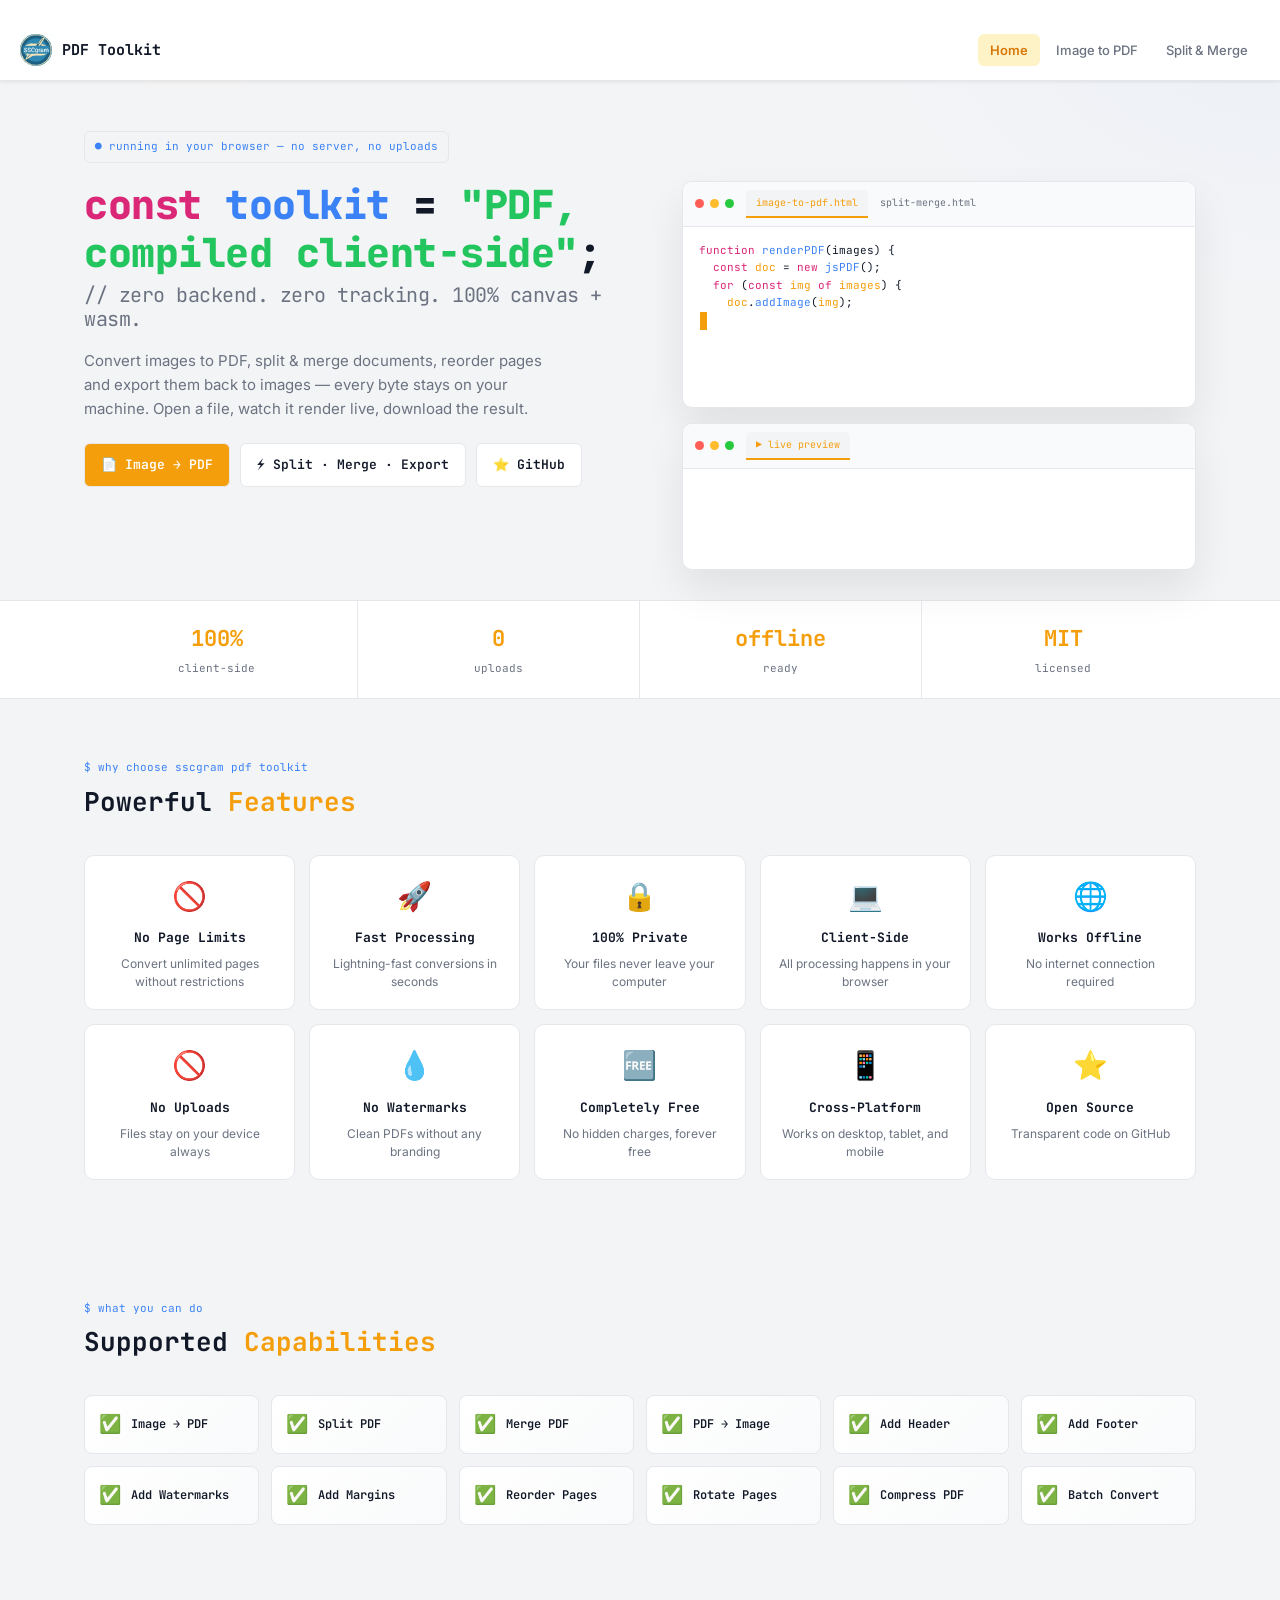
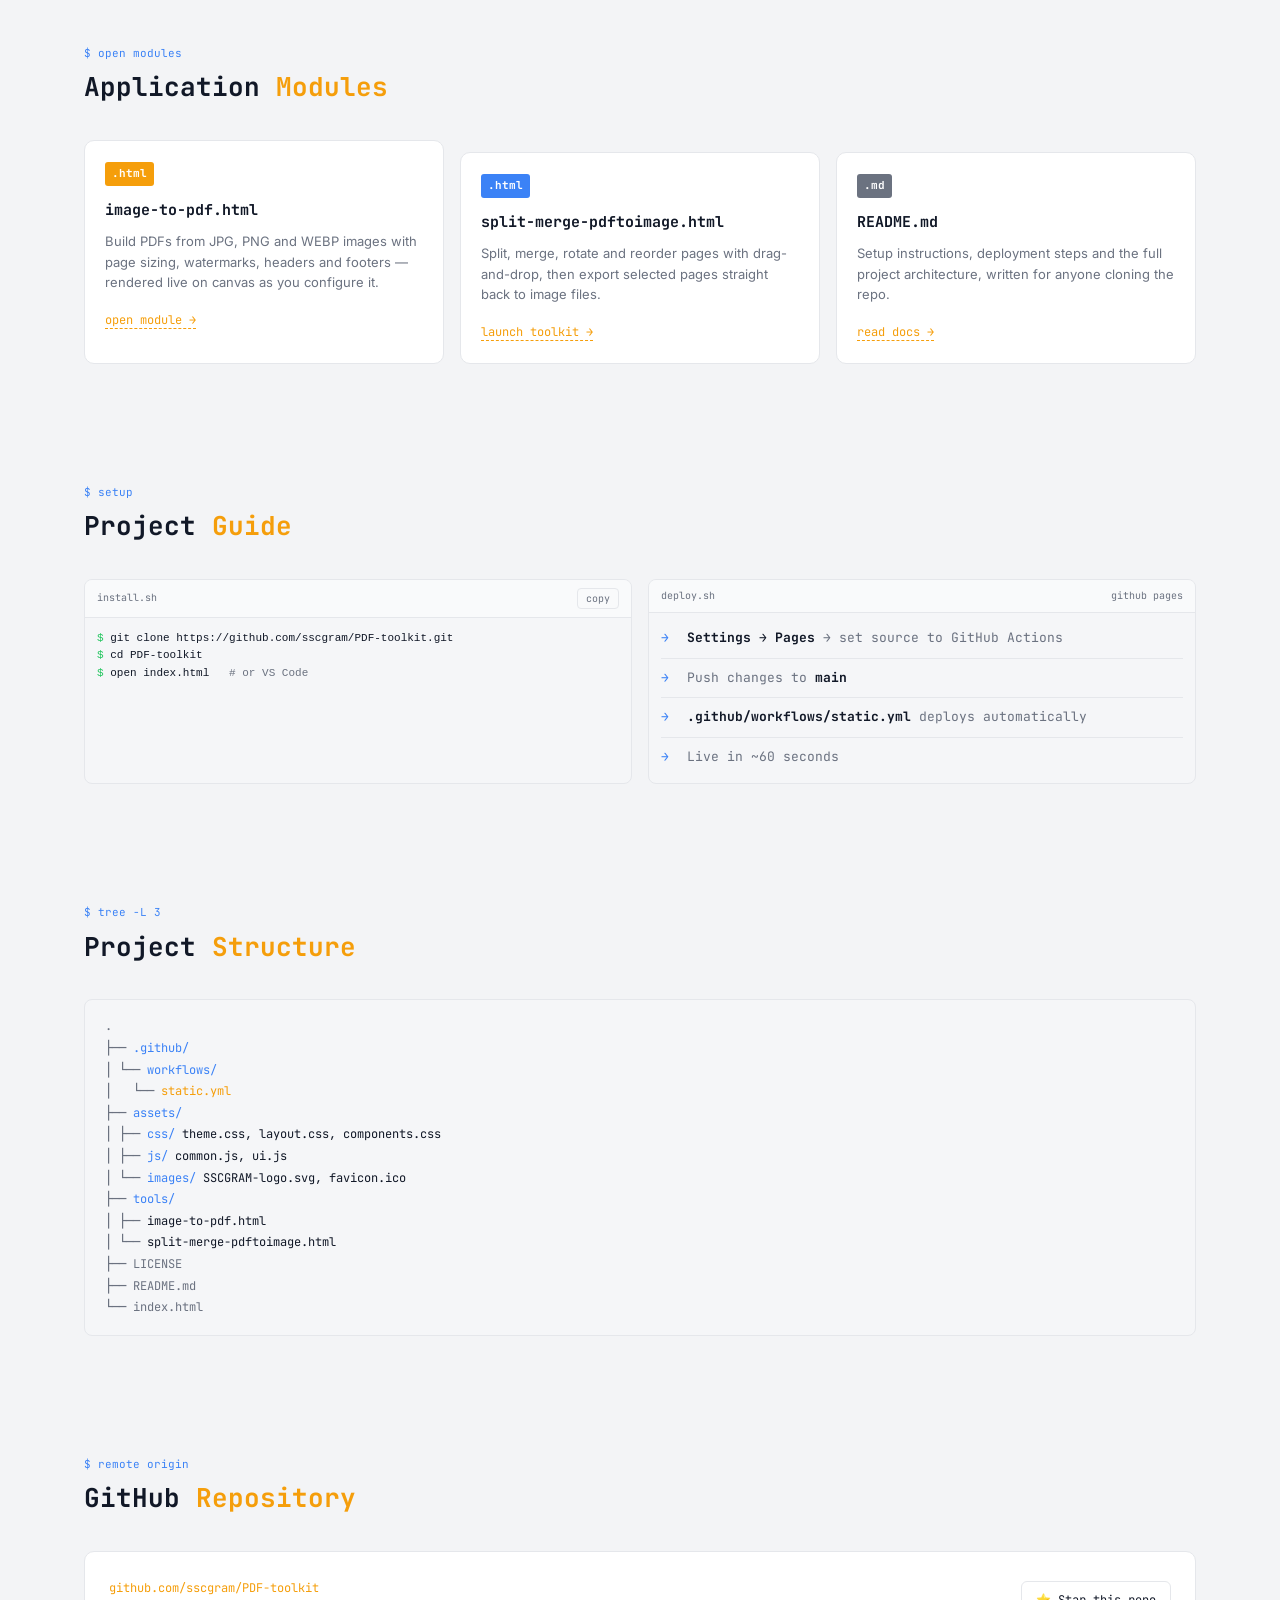
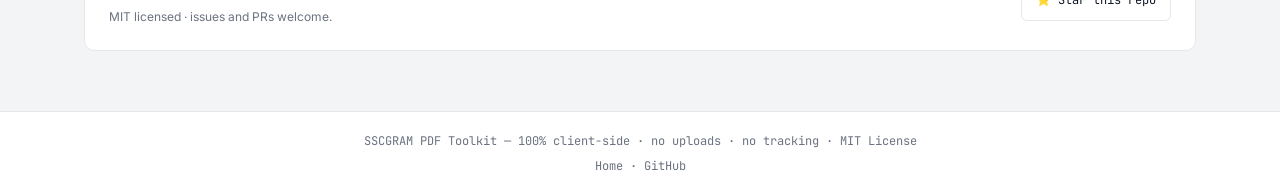
<file: index.html>
<!DOCTYPE html>
<html lang="en">
<head>
<meta charset="UTF-8">
<meta name="viewport" content="width=device-width,initial-scale=1.0">
<meta name="description" content="SSCGRAM PDF Toolkit - Free online PDF converter & editor. Convert images to PDF, split, merge, watermark, add headers/footers. 100% client-side, no uploads, completely private.">
<meta name="keywords" content="PDF toolkit, image to PDF, PDF splitter, PDF merger, watermark PDF, PDF header footer, online PDF editor, free PDF tools, PDF converter">
<meta name="author" content="SSCGRAM">
<meta name="theme-color" content="#F59E0B">
<meta property="og:title" content="SSCGRAM PDF Toolkit - Free Online PDF Tools">
<meta property="og:description" content="Convert images to PDF, split & merge documents, add watermarks, headers & footers. 100% client-side, no tracking, completely free.">
<meta property="og:type" content="website">
<meta property="og:image" content="https://raw.githubusercontent.com/sscgram/PDF-toolkit/main/assets/images/SSCGRAM-LOGO.png">
<meta name="twitter:card" content="summary_large_image">
<meta name="twitter:title" content="SSCGRAM PDF Toolkit">
<meta name="twitter:description" content="Free online PDF tools - Convert, Split, Merge, Watermark PDFs instantly">
<title>SSCGRAM PDF Toolkit - Free Online PDF Converter & Editor | Split, Merge, Watermark</title>
<link rel="icon" type="image/x-icon" href="assets/images/favicon.ico">
<link rel="icon" type="image/png" sizes="32x32" href="assets/images/favicon-32x32.png">
<link rel="icon" type="image/png" sizes="16x16" href="assets/images/favicon-16x16.png">
<link rel="apple-touch-icon" href="assets/images/apple-touch-icon.png">
<link rel="stylesheet" href="assets/css/theme.css">
<link rel="stylesheet" href="assets/css/layout.css">
<link rel="stylesheet" href="assets/css/components.css">
<style>
/* Extra token used only on this page (code-syntax highlight color) — everything
   else (bg/surface/border/text/text-muted/accent/info/success/font-*) comes
   from assets/css/theme.css, the single source of truth for the toolkit. */
:root{
  --pink:#db2777;
}
@media (prefers-reduced-motion: reduce){
  *{animation:none !important;transition:none !important}
}
body{
  background:
    radial-gradient(ellipse 900px 500px at 15% -5%, rgba(245,158,11,.05), transparent 60%),
    radial-gradient(ellipse 700px 500px at 100% 0%, rgba(59,130,246,.04), transparent 60%),
    var(--bg);
}
.container{max-width:1160px;margin:auto;padding:0 24px}

/* ---------- HERO ---------- */
header{padding:50px 0 30px}
.eyebrow{
  font-family:var(--font-mono);font-size:11px;color:var(--info);
  display:inline-flex;align-items:center;gap:6px;
  border:1px solid var(--border);padding:6px 10px;border-radius:6px;margin-bottom:18px;
}
.hero-grid{display:grid;grid-template-columns:1.05fr .95fr;gap:30px;align-items:start}
h1.title{font-family:var(--font-mono);font-size:40px;font-weight:800;line-height:1.2;letter-spacing:-.5px}
h1.title .kw{color:var(--pink)}
h1.title .str{color:var(--success)}
h1.title .fn{color:var(--info)}
h1.title .cmt{color:var(--text-muted);font-weight:400;font-size:.5em;display:block;margin-top:6px}
.lede{margin:18px 0 22px;color:var(--text-muted);font-size:15px;max-width:52ch}
.cta-row{display:flex;flex-wrap:wrap;gap:10px}
.btn{
  display:inline-flex;align-items:center;gap:6px;
  padding:11px 16px;border-radius:6px;text-decoration:none;
  font-family:var(--font-mono);font-weight:600;font-size:13px;
  transition:transform .15s ease, box-shadow .15s ease;
}
.btn:hover{transform:translateY(-2px)}
.primary{background:var(--accent);color:#fff;box-shadow:0 0 0 rgba(217,119,6,0)}
.primary:hover{box-shadow:0 8px 24px rgba(217,119,6,.2)}
.secondary{border:1px solid var(--border);color:var(--text)}
.secondary:hover{border-color:var(--info);color:var(--info)}

/* ---------- EDITOR WINDOW ---------- */
.window{
  background:var(--surface);border:1px solid var(--border);border-radius:10px;
  overflow:hidden;box-shadow:0 20px 40px rgba(0,0,0,.08);
}
.window-bar{
  display:flex;align-items:center;gap:12px;padding:8px 12px;
  background:var(--surface-2);border-bottom:1px solid var(--border);
}
.dots{display:flex;gap:6px}
.dots span{width:9px;height:9px;border-radius:50%;display:block}
.dots span:nth-child(1){background:#ff5f56}
.dots span:nth-child(2){background:#ffbd2e}
.dots span:nth-child(3){background:#27c93f}
.tabs{display:flex;gap:2px;font-family:var(--font-mono);font-size:11px;overflow-x:auto}
.tab{
  padding:5px 10px;color:var(--text-muted);white-space:nowrap;border-radius:5px 5px 0 0;
  cursor:default;border-bottom:2px solid transparent;font-size:10px;
}
.tab.active{color:var(--accent);background:var(--bg);border-bottom:2px solid var(--accent)}
.editor-body{padding:15px 16px;font-family:var(--font-mono);font-size:11px;min-height:180px;overflow-x:auto}
.editor-body .ln{color:var(--border);display:inline-block;width:20px;user-select:none}
#typed-code{white-space:pre-wrap;word-break:break-word}
.cursor{display:inline-block;width:7px;background:var(--accent);animation:blink 1s step-end infinite;margin-left:1px}
@keyframes blink{50%{opacity:0}}
.tok-kw{color:var(--pink)}
.tok-fn{color:var(--info)}
.tok-str{color:var(--success)}
.tok-cmt{color:var(--text-muted)}
.tok-var{color:var(--accent)}

.preview-window{margin-top:15px}
.preview-body{padding:15px 16px;font-family:var(--font-mono);font-size:11px;color:var(--text-muted);min-height:100px;overflow-x:auto}
.preview-body .line{opacity:0;transform:translateY(4px);animation:rise .4s ease forwards}
@keyframes rise{to{opacity:1;transform:none}}
.preview-body .ok{color:var(--success)}
.preview-thumbs{display:flex;gap:8px;margin-top:12px;opacity:0;overflow-x:auto}
.preview-thumbs.show{opacity:1;transition:opacity .5s ease}
.thumb{
  width:40px;height:52px;border-radius:3px;border:1px solid var(--border);
  background:linear-gradient(160deg,#f0f1f3,#eeeff2);position:relative;flex-shrink:0;
}
.thumb::after{content:'';position:absolute;inset:6px 6px auto 6px;height:1px;background:var(--border)}
.thumb::before{content:'';position:absolute;inset:11px 6px auto 6px;height:1px;background:var(--border);box-shadow:0 5px 0 var(--border),0 10px 0 var(--border)}

/* ---------- STATS STRIP ---------- */
.stat-strip{
  border-top:1px solid var(--border);border-bottom:1px solid var(--border);
  background:var(--surface);
}
.stat-inner{
  max-width:1160px;margin:auto;padding:0 16px;
  display:grid;grid-template-columns:repeat(auto-fit,minmax(140px,1fr));gap:0;
}
.stat-cell{
  padding:20px 14px;text-align:center;border-right:1px solid var(--border);
  font-family:var(--font-mono);
}
.stat-cell:last-child{border-right:none}
.stat-cell b{display:block;font-size:22px;color:var(--accent)}
.stat-cell small{color:var(--text-muted);font-size:11px}

/* ---------- SECTIONS ---------- */
section{padding:60px 0}
.section-head{margin-bottom:36px}
.section-tag{font-family:var(--font-mono);font-size:11px;color:var(--info)}
.section-tag::before{content:'$ '}
h2{font-family:var(--font-mono);font-size:26px;margin-top:8px;font-weight:700;line-height:1.3}
h2 .gold{color:var(--accent)}

.grid{display:grid;grid-template-columns:repeat(auto-fit,minmax(260px,1fr));gap:16px}
.card{
  background:var(--surface);border:1px solid var(--border);border-radius:10px;
  padding:20px;transition:border-color .2s ease, transform .2s ease;
}
.card:hover{border-color:var(--accent);transform:translateY(-3px)}
.card .file-icon{
  font-family:var(--font-mono);font-size:11px;color:#fff;background:var(--accent);
  display:inline-block;padding:3px 7px;border-radius:3px;margin-bottom:12px;font-weight:700;
}
.card .file-icon.alt{background:var(--info);color:#fff}
.card .file-icon.doc{background:var(--text-muted);color:#fff}
.card h3{font-family:var(--font-mono);font-size:15px;margin-bottom:9px}
.card p{color:var(--text-muted);font-size:13px;margin-bottom:15px}
.card a.open{
  font-family:var(--font-mono);font-size:12px;color:var(--accent);text-decoration:none;
  border-bottom:1px dashed var(--accent);
}

/* ---------- WHY CHOOSE SECTION ---------- */
.features-grid{display:grid;grid-template-columns:repeat(auto-fit,minmax(200px,1fr));gap:14px}
.feature-card{
  background:var(--surface);border:1px solid var(--border);border-radius:10px;padding:18px;
  text-align:center;transition:all .2s ease;display:flex;flex-direction:column;align-items:center;
}
.feature-card:hover{border-color:var(--accent);box-shadow:0 8px 24px rgba(217,119,6,.12);transform:translateY(-4px)}
.feature-card .icon{font-size:28px;margin-bottom:10px;display:block;animation:float 3s ease-in-out infinite}
.feature-card:nth-child(2) .icon{animation-delay:.2s}
.feature-card:nth-child(3) .icon{animation-delay:.4s}
.feature-card:nth-child(4) .icon{animation-delay:.6s}
.feature-card:nth-child(5) .icon{animation-delay:.8s}
.feature-card:nth-child(6) .icon{animation-delay:1s}
.feature-card:nth-child(7) .icon{animation-delay:1.2s}
.feature-card:nth-child(8) .icon{animation-delay:1.4s}
.feature-card:nth-child(9) .icon{animation-delay:1.6s}
.feature-card:nth-child(10) .icon{animation-delay:1.8s}
@keyframes float{0%,100%{transform:translateY(0)}50%{transform:translateY(-8px)}}
.feature-card h4{font-family:var(--font-mono);font-size:13px;font-weight:700;color:var(--text);margin:0 0 6px}
.feature-card p{font-size:12px;color:var(--text-muted);margin:0;line-height:1.5}

/* ---------- CAPABILITIES SECTION ---------- */
.capabilities-list{display:grid;grid-template-columns:repeat(auto-fit,minmax(160px,1fr));gap:12px}
.capability-item{
  background:linear-gradient(135deg,var(--surface) 0%,var(--surface-2) 100%);
  border:1px solid var(--border);border-radius:8px;padding:14px;
  display:flex;align-items:center;gap:10px;transition:.2s ease;
}
.capability-item:hover{border-color:var(--accent);transform:translateX(4px);background:linear-gradient(135deg,#fff9f0 0%,var(--surface) 100%)}
.capability-item .check{
  font-size:18px;color:var(--success);font-weight:bold;flex-shrink:0;
}
.capability-item span{font-family:var(--font-mono);font-size:12px;color:var(--text);font-weight:600}

/* ---------- TERMINAL COMMAND BLOCKS ---------- */
.term{
  background:#f5f6f8;border:1px solid var(--border);border-radius:8px;
  font-family:var(--font-mono);font-size:12px;overflow:hidden;
}
.term-head{
  display:flex;justify-content:space-between;align-items:center;
  padding:8px 12px;background:var(--surface-2);border-bottom:1px solid var(--border);
  font-size:10px;color:var(--text-muted);
}
.copy-btn{
  background:transparent;border:1px solid var(--border);color:var(--text-muted);
  font-family:var(--font-mono);font-size:10px;padding:3px 8px;border-radius:4px;cursor:pointer;
  transition:.2s;
}
.copy-btn:hover{border-color:var(--accent);color:var(--accent)}
.term pre{padding:12px;overflow-x:auto;color:var(--text);font-size:11px}
.term pre .p{color:var(--success)}
.term-grid{display:grid;grid-template-columns:repeat(auto-fit,minmax(260px,1fr));gap:16px}

.steps{list-style:none;font-family:var(--font-mono);font-size:13px}
.steps li{padding:9px 0 9px 26px;position:relative;border-bottom:1px solid var(--border);color:var(--text-muted)}
.steps li:last-child{border-bottom:none}
.steps li::before{content:'→';position:absolute;left:0;color:var(--info)}
.steps li b{color:var(--text)}

/* ---------- STRUCTURE TREE ---------- */
.tree{
  font-family:var(--font-mono);font-size:12px;background:#f5f6f8;border:1px solid var(--border);
  border-radius:8px;padding:16px 20px;color:var(--text-muted);line-height:1.8;overflow-x:auto;
}
.tree .dir{color:var(--info)}
.tree .file{color:var(--text)}
.tree .yml{color:var(--accent)}

/* ---------- GITHUB ---------- */
.gh-card{
  background:var(--surface);border:1px solid var(--border);border-radius:10px;
  padding:24px;display:flex;justify-content:space-between;align-items:center;gap:16px;flex-wrap:wrap;
}
.gh-card code{font-family:var(--font-mono);color:var(--accent);font-size:12px;word-break:break-all}
.star{
  font-family:var(--font-mono);border:1px solid var(--border);padding:9px 14px;border-radius:6px;
  color:var(--text);text-decoration:none;transition:.2s;font-size:12px;white-space:nowrap;
}
.star:hover{border-color:var(--accent);color:var(--accent)}

/* ---------- MOBILE RESPONSIVE ---------- */
@media(max-width:860px){
  .hero-grid{grid-template-columns:1fr;gap:24px}
  h1.title{font-size:32px}
  .stat-inner{grid-template-columns:repeat(2,1fr)}
  .stat-cell:nth-child(2){border-right:none}
  .stat-cell:nth-child(odd){border-right:1px solid var(--border)}
  section{padding:50px 0}
  h2{font-size:23px}
  .grid{gap:14px}
  .card{padding:18px}
  .features-grid{grid-template-columns:repeat(2,1fr)}
  .capabilities-list{grid-template-columns:repeat(2,1fr)}
}

@media(max-width:640px){
  header{padding:40px 0 20px}
  .eyebrow{font-size:10px;margin-bottom:14px}
  h1.title{font-size:26px;line-height:1.3}
  h1.title .cmt{font-size:.6em}
  .lede{font-size:14px;margin:14px 0 16px}
  .cta-row{gap:8px}
  .btn{padding:10px 14px;font-size:12px;gap:4px}
  
  .window{box-shadow:0 15px 30px rgba(0,0,0,.06)}
  .editor-body{min-height:150px;font-size:10px;padding:12px}
  .preview-body{font-size:10px;padding:12px}
  
  .stat-strip{border-top:2px solid var(--border);border-bottom:2px solid var(--border)}
  .stat-inner{grid-template-columns:repeat(2,1fr);gap:0}
  .stat-cell{padding:16px 10px;font-size:12px}
  .stat-cell b{font-size:18px}
  .stat-cell small{font-size:10px}
  .stat-cell:nth-child(2){border-right:none;border-bottom:1px solid var(--border)}
  .stat-cell:nth-child(3){border-right:1px solid var(--border)}
  .stat-cell:nth-child(4){border-right:none}
  
  section{padding:40px 0}
  .section-head{margin-bottom:28px}
  .section-tag{font-size:10px}
  h2{font-size:20px}
  .grid{gap:12px}
  .card{padding:16px}
  .card h3{font-size:14px}
  .card p{font-size:12px}
  
  .features-grid{grid-template-columns:1fr}
  .capabilities-list{grid-template-columns:1fr}
  
  .term-head{padding:6px 10px;font-size:9px}
  .term pre{padding:10px;font-size:10px}
  .copy-btn{padding:2px 6px;font-size:9px}
  .steps li{font-size:12px;padding:8px 0 8px 24px}
  
  .tree{font-size:11px;padding:14px 16px;line-height:1.7}
  
  .gh-card{padding:18px;gap:12px}
  .gh-card code{font-size:11px}
  .star{padding:8px 12px;font-size:11px}
}

@media(max-width:480px){
  .container{padding:0 16px}
  header{padding:30px 0 15px}
  h1.title{font-size:22px;letter-spacing:0}
  .lede{font-size:13px;margin:10px 0 12px}
  .btn{padding:9px 12px;font-size:11px}
  
  .editor-body{min-height:120px;font-size:9px;padding:10px}
  .tab{padding:4px 8px;font-size:9px}
  .preview-body{font-size:9px;padding:10px}
  .thumb{width:35px;height:46px}
  
  .stat-cell{padding:14px 8px}
  .stat-cell b{font-size:16px}
  
  .grid{gap:10px}
  .card{padding:14px}
  .card h3{font-size:13px}
  .card p{font-size:11px}
  
  .features-grid{gap:10px}
  .feature-card{padding:14px}
  .feature-card .icon{font-size:24px}
  .feature-card h4{font-size:12px}
  .feature-card p{font-size:11px}
  
  .capabilities-list{gap:10px}
  .capability-item{padding:12px}
  .capability-item span{font-size:11px}
  
  .term-grid{gap:12px}
  .steps li{font-size:11px;padding:7px 0 7px 22px}
  
  .gh-card{padding:14px;flex-direction:column;align-items:stretch}
  .gh-card code{font-size:10px}
  .star{text-align:center;width:100%}
}
</style>
</head>
<body>

<header>
  <div class="container">
    <span class="eyebrow">● running in your browser — no server, no uploads</span>
    <div class="hero-grid">
      <div>
        <h1 class="title">
          <span class="kw">const</span> <span class="fn">toolkit</span> = <span class="str">"PDF, compiled client-side"</span>;
          <span class="cmt">// zero backend. zero tracking. 100% canvas + wasm.</span>
        </h1>
        <p class="lede">Convert images to PDF, split & merge documents, reorder pages and export them back to images — every byte stays on your machine. Open a file, watch it render live, download the result.</p>
        <div class="cta-row">
          <a class="btn primary" href="tools/image-to-pdf.html">📄 Image → PDF</a>
          <a class="btn secondary" href="tools/split-merge-pdftoimage.html">⚡ Split · Merge · Export</a>
          <a class="btn secondary" href="https://github.com/sscgram/PDF-toolkit" target="_blank" rel="noopener noreferrer">⭐ GitHub</a>
        </div>
      </div>

      <div>
        <div class="window">
          <div class="window-bar">
            <div class="dots"><span></span><span></span><span></span></div>
            <div class="tabs">
              <div class="tab active">image-to-pdf.html</div>
              <div class="tab">split-merge.html</div>
            </div>
          </div>
          <div class="editor-body"><span id="typed-code"></span><span class="cursor">&nbsp;</span></div>
        </div>

        <div class="window preview-window">
          <div class="window-bar">
            <div class="dots"><span></span><span></span><span></span></div>
            <div class="tabs"><div class="tab active">▶ live preview</div></div>
          </div>
          <div class="preview-body" id="preview-log"></div>
        </div>
      </div>
    </div>
  </div>
</header>

<div class="stat-strip">
  <div class="stat-inner">
    <div class="stat-cell"><b>100%</b><small>client-side</small></div>
    <div class="stat-cell"><b>0</b><small>uploads</small></div>
    <div class="stat-cell"><b>offline</b><small>ready</small></div>
    <div class="stat-cell"><b>MIT</b><small>licensed</small></div>
  </div>
</div>

<section id="features">
  <div class="container">
    <div class="section-head">
      <div class="section-tag">why choose sscgram pdf toolkit</div>
      <h2>Powerful <span class="gold">Features</span></h2>
    </div>
    <div class="features-grid">
      <div class="feature-card">
        <span class="icon">🚫</span>
        <h4>No Page Limits</h4>
        <p>Convert unlimited pages without restrictions</p>
      </div>
      <div class="feature-card">
        <span class="icon">🚀</span>
        <h4>Fast Processing</h4>
        <p>Lightning-fast conversions in seconds</p>
      </div>
      <div class="feature-card">
        <span class="icon">🔒</span>
        <h4>100% Private</h4>
        <p>Your files never leave your computer</p>
      </div>
      <div class="feature-card">
        <span class="icon">💻</span>
        <h4>Client-Side</h4>
        <p>All processing happens in your browser</p>
      </div>
      <div class="feature-card">
        <span class="icon">🌐</span>
        <h4>Works Offline</h4>
        <p>No internet connection required</p>
      </div>
      <div class="feature-card">
        <span class="icon">🚫</span>
        <h4>No Uploads</h4>
        <p>Files stay on your device always</p>
      </div>
      <div class="feature-card">
        <span class="icon">💧</span>
        <h4>No Watermarks</h4>
        <p>Clean PDFs without any branding</p>
      </div>
      <div class="feature-card">
        <span class="icon">🆓</span>
        <h4>Completely Free</h4>
        <p>No hidden charges, forever free</p>
      </div>
      <div class="feature-card">
        <span class="icon">📱</span>
        <h4>Cross-Platform</h4>
        <p>Works on desktop, tablet, and mobile</p>
      </div>
      <div class="feature-card">
        <span class="icon">⭐</span>
        <h4>Open Source</h4>
        <p>Transparent code on GitHub</p>
      </div>
    </div>
  </div>
</section>

<section id="capabilities">
  <div class="container">
    <div class="section-head">
      <div class="section-tag">what you can do</div>
      <h2>Supported <span class="gold">Capabilities</span></h2>
    </div>
    <div class="capabilities-list">
      <div class="capability-item">
        <span class="check">✅</span>
        <span>Image → PDF</span>
      </div>
      <div class="capability-item">
        <span class="check">✅</span>
        <span>Split PDF</span>
      </div>
      <div class="capability-item">
        <span class="check">✅</span>
        <span>Merge PDF</span>
      </div>
      <div class="capability-item">
        <span class="check">✅</span>
        <span>PDF → Image</span>
      </div>
      <div class="capability-item">
        <span class="check">✅</span>
        <span>Add Header</span>
      </div>
      <div class="capability-item">
        <span class="check">✅</span>
        <span>Add Footer</span>
      </div>
      <div class="capability-item">
        <span class="check">✅</span>
        <span>Add Watermarks</span>
      </div>
      <div class="capability-item">
        <span class="check">✅</span>
        <span>Add Margins</span>
      </div>
      <div class="capability-item">
        <span class="check">✅</span>
        <span>Reorder Pages</span>
      </div>
      <div class="capability-item">
        <span class="check">✅</span>
        <span>Rotate Pages</span>
      </div>
      <div class="capability-item">
        <span class="check">✅</span>
        <span>Compress PDF</span>
      </div>
      <div class="capability-item">
        <span class="check">✅</span>
        <span>Batch Convert</span>
      </div>
    </div>
  </div>
</section>

<section id="modules">
  <div class="container">
    <div class="section-head">
      <div class="section-tag">open modules</div>
      <h2>Application <span class="gold">Modules</span></h2>
    </div>
    <div class="grid">
      <div class="card">
        <span class="file-icon">.html</span>
        <h3>image-to-pdf.html</h3>
        <p>Build PDFs from JPG, PNG and WEBP images with page sizing, watermarks, headers and footers — rendered live on canvas as you configure it.</p>
        <a class="open" href="tools/image-to-pdf.html">open module →</a>
      </div>
      <div class="card">
        <span class="file-icon alt">.html</span>
        <h3>split-merge-pdftoimage.html</h3>
        <p>Split, merge, rotate and reorder pages with drag-and-drop, then export selected pages straight back to image files.</p>
        <a class="open" href="tools/split-merge-pdftoimage.html">launch toolkit →</a>
      </div>
      <div class="card">
        <span class="file-icon doc">.md</span>
        <h3>README.md</h3>
        <p>Setup instructions, deployment steps and the full project architecture, written for anyone cloning the repo.</p>
        <a class="open" href="README.md">read docs →</a>
      </div>
    </div>
  </div>
</section>

<section id="guide">
  <div class="container">
    <div class="section-head">
      <div class="section-tag">setup</div>
      <h2>Project <span class="gold">Guide</span></h2>
    </div>
    <div class="term-grid">
      <div class="term">
        <div class="term-head"><span>install.sh</span><button class="copy-btn" onclick="copyCmd(this,'git clone https://github.com/sscgram/PDF-toolkit.git')">copy</button></div>
        <pre><span class="p">$</span> git clone https://github.com/sscgram/PDF-toolkit.git
<span class="p">$</span> cd PDF-toolkit
<span class="p">$</span> open index.html   <span style="color:var(--text-muted)"># or VS Code</span></pre>
      </div>
      <div class="term">
        <div class="term-head"><span>deploy.sh</span><span style="color:var(--text-muted)">github pages</span></div>
        <div style="padding:6px 12px">
        <ul class="steps">
          <li><b>Settings → Pages</b> → set source to GitHub Actions</li>
          <li>Push changes to <b>main</b></li>
          <li><b>.github/workflows/static.yml</b> deploys automatically</li>
          <li>Live in ~60 seconds</li>
        </ul>
        </div>
      </div>
    </div>
  </div>
</section>

<section id="structure">
  <div class="container">
    <div class="section-head">
      <div class="section-tag">tree -L 3</div>
      <h2>Project <span class="gold">Structure</span></h2>
    </div>
    <div class="tree">
.<br>
├── <span class="dir">.github/</span><br>
│ └── <span class="dir">workflows/</span><br>
│ &nbsp;&nbsp;└── <span class="yml">static.yml</span><br>
├── <span class="dir">assets/</span><br>
│ ├── <span class="dir">css/</span> <span class="file">theme.css, layout.css, components.css</span><br>
│ ├── <span class="dir">js/</span> <span class="file">common.js, ui.js</span><br>
│ └── <span class="dir">images/</span> <span class="file">SSCGRAM-logo.svg, favicon.ico</span><br>
├── <span class="dir">tools/</span><br>
│ ├── <span class="file">image-to-pdf.html</span><br>
│ └── <span class="file">split-merge-pdftoimage.html</span><br>
├── LICENSE<br>
├── README.md<br>
└── index.html
    </div>
  </div>
</section>

<section id="github">
  <div class="container">
    <div class="section-head">
      <div class="section-tag">remote origin</div>
      <h2>GitHub <span class="gold">Repository</span></h2>
    </div>
    <div class="gh-card">
      <div>
        <code>github.com/sscgram/PDF-toolkit</code>
        <p style="color:var(--text-muted);margin-top:8px;font-size:12px">MIT licensed · issues and PRs welcome.</p>
      </div>
      <a class="star" href="https://github.com/sscgram/PDF-toolkit" target="_blank" rel="noopener noreferrer">⭐ Star this repo</a>
    </div>
  </div>
</section>

<script src="assets/js/common.js"></script>
<script src="assets/js/ui.js"></script>
<script>
initUI({ toolName: '', rootPath: './' });
</script>

<script>
// ---- live typing animation ----
const codeLines = [
  {t:'kw', v:'function '}, {t:'fn', v:'renderPDF'}, {t:'plain', v:'(images) {\n  '},
  {t:'kw', v:'const '}, {t:'var', v:'doc'}, {t:'plain', v:' = '}, {t:'kw', v:'new '}, {t:'fn', v:'jsPDF'}, {t:'plain', v:'();\n  '},
  {t:'kw', v:'for'}, {t:'plain', v:' ('}, {t:'kw', v:'const '}, {t:'var', v:'img'}, {t:'plain', v:' '}, {t:'kw', v:'of '}, {t:'var', v:'images'}, {t:'plain', v:') {\n    '},
  {t:'var', v:'doc'}, {t:'plain', v:'.'}, {t:'fn', v:'addImage'}, {t:'plain', v:'('}, {t:'var', v:'img'}, {t:'plain', v:');\n    '},
  {t:'cmt', v:'// runs entirely in-browser'}, {t:'plain', v:'\n  }\n  '},
  {t:'kw', v:'return '}, {t:'var', v:'doc'}, {t:'plain', v:'.'}, {t:'fn', v:'save'}, {t:'plain', v:'();\n}'}
];

const target = document.getElementById('typed-code');
let li = 0, ci = 0;

function typeNext(){
  if(li >= codeLines.length){
    setTimeout(runPreview, 500);
    return;
  }
  const seg = codeLines[li];
  if(ci === 0){
    const span = document.createElement('span');
    span.className = seg.t === 'plain' ? '' : 'tok-' + seg.t;
    span.dataset.full = seg.v;
    target.appendChild(span);
  }
  const current = target.lastChild;
  ci++;
  current.textContent = seg.v.slice(0, ci);
  if(ci >= seg.v.length){
    li++; ci = 0;
  }
  setTimeout(typeNext, 14);
}

const previewLines = [
  {text:'$ compiling module…', delay:0},
  {text:'$ rendering canvas frames', delay:400},
  {text:'✓ 3 pages processed', delay:850, ok:true},
  {text:'✓ pdf ready — 214 kb', delay:1250, ok:true}
];

function runPreview(){
  const box = document.getElementById('preview-log');
  previewLines.forEach(l => {
    setTimeout(() => {
      const div = document.createElement('div');
      div.className = 'line' + (l.ok ? ' ok' : '');
      div.textContent = l.text;
      box.appendChild(div);
    }, l.delay);
  });
  setTimeout(() => {
    const thumbs = document.createElement('div');
    thumbs.className = 'preview-thumbs';
    thumbs.innerHTML = '<div class="thumb"></div><div class="thumb"></div><div class="thumb"></div>';
    box.appendChild(thumbs);
    requestAnimationFrame(() => thumbs.classList.add('show'));
  }, 1600);
}

typeNext();

function copyCmd(btn, text){
  navigator.clipboard?.writeText(text);
  const old = btn.textContent;
  btn.textContent = 'copied';
  setTimeout(() => btn.textContent = old, 1400);
}
</script>

</body>
</html>
</file>
<file: assets/css/theme.css>
/* ============================================================
   THEME — single source of truth for all design tokens
   Edit only this file to restyle the entire toolkit.
   ============================================================ */
:root {
  /* Background */
  --bg:          #F3F4F6;
  --bg-soft:     #EAECF0;
  --surface:     #FFFFFF;
  --surface-2:   #F9FAFB;

  /* Text */
  --text:        #111827;
  --text-muted:  #6B7280;
  --text-light:  #9CA3AF;

  /* Brand */
  --accent:      #F59E0B;
  --accent-dark: #D97706;
  --accent-soft: #FEF3C7;

  /* Status */
  --success:     #22C55E;
  --danger:      #EF4444;
  --info:        #3B82F6;

  /* Borders */
  --border:      #E5E7EB;
  --border-dark: #D1D5DB;

  /* Shadows */
  --shadow-sm:   0 1px 3px rgba(0,0,0,.08);
  --shadow:      0 4px 16px rgba(0,0,0,.08);
  --shadow-lg:   0 10px 30px rgba(0,0,0,.10);

  /* Shape */
  --radius-sm:   6px;
  --radius:      10px;
  --radius-lg:   16px;

  /* Typography */
  --font-sans:   'Inter', system-ui, sans-serif;
  --font-mono:   'JetBrains Mono', monospace;

  /* Layout */
  --sidebar-w:   320px;
  --topbar-h:    60px;
}
</file>
<file: assets/css/layout.css>
/* ============================================================
   LAYOUT — app shell, topbar, two-column tool layout
   ============================================================ */

*, *::before, *::after { box-sizing: border-box; margin: 0; padding: 0; }
html { scroll-behavior: smooth; }
body {
  background: var(--bg);
  color: var(--text);
  font-family: var(--font-sans);
  font-size: 14px;
  line-height: 1.6;
  min-height: 100vh;
}
a { color: inherit; text-decoration: none; }
button { font-family: inherit; cursor: pointer; }
img { display: block; max-width: 100%; }

/* ---- Topbar ---- */
.topbar {
  position: sticky;
  top: 0;
  z-index: 50;
  height: var(--topbar-h);
  background: var(--surface);
  border-bottom: 1px solid var(--border);
  box-shadow: var(--shadow-sm);
}
.topbar-inner {
  max-width: 1400px;
  margin: 0 auto;
  padding: 0 20px;
  height: 100%;
  display: flex;
  align-items: center;
  justify-content: space-between;
  gap: 16px;
}
.brand {
  display: flex;
  align-items: center;
  gap: 10px;
  font-family: var(--font-mono);
  font-weight: 700;
  font-size: 15px;
  color: var(--text);
  white-space: nowrap;
}
.brand img { height: 32px; width: auto; }
.brand-sep { color: var(--border-dark); font-weight: 300; }
.brand-tool { color: var(--accent-dark); font-size: 13px; }

.nav-links {
  display: flex;
  align-items: center;
  gap: 4px;
}
.nav-link {
  padding: 6px 12px;
  border-radius: var(--radius-sm);
  font-size: 13px;
  font-weight: 500;
  color: var(--text-muted);
  transition: background .15s, color .15s;
}
.nav-link:hover { background: var(--bg); color: var(--text); }
.nav-link.active { background: var(--accent-soft); color: var(--accent-dark); font-weight: 600; }

/* ---- Page wrapper ---- */
.page-wrap {
  max-width: 1400px;
  margin: 0 auto;
  padding: 24px 20px 40px;
}

/* ---- Tool layout: left panel + right preview ---- */
.tool-layout {
  display: grid;
  grid-template-columns: var(--sidebar-w) 1fr;
  gap: 20px;
  align-items: start;
}
.tool-panel {
  position: sticky;
  top: calc(var(--topbar-h) + 16px);
  max-height: calc(100vh - var(--topbar-h) - 32px);
  overflow-y: auto;
  scrollbar-width: thin;
  scrollbar-color: var(--border) transparent;
}
.tool-panel::-webkit-scrollbar { width: 6px; }
.tool-panel::-webkit-scrollbar-thumb { background: var(--border); border-radius: 99px; }
.tool-panel::-webkit-scrollbar-thumb:hover { background: var(--border-dark); }

.tool-preview {
  min-height: calc(100vh - var(--topbar-h) - 80px);
}

/* ---- Page header (breadcrumb + title) ---- */
.page-header { margin-bottom: 20px; }
.breadcrumb {
  display: flex;
  align-items: center;
  gap: 6px;
  font-size: 12px;
  color: var(--text-muted);
  margin-bottom: 8px;
}
.breadcrumb a { color: var(--text-muted); }
.breadcrumb a:hover { color: var(--accent-dark); }
.breadcrumb-sep { color: var(--border-dark); }
.page-title {
  font-size: 22px;
  font-weight: 700;
  color: var(--text);
  line-height: 1.3;
}
.page-desc {
  margin-top: 4px;
  font-size: 13px;
  color: var(--text-muted);
}

/* ---- Footer ---- */
.site-footer {
  border-top: 1px solid var(--border);
  background: var(--surface);
  padding: 20px;
  text-align: center;
  font-size: 12px;
  color: var(--text-muted);
  font-family: var(--font-mono);
}
.site-footer a { color: var(--text-muted); }
.site-footer a:hover { color: var(--accent-dark); }

/* ---- Responsive ---- */
@media (max-width: 900px) {
  .tool-layout { grid-template-columns: 1fr; }
  .tool-panel { position: static; max-height: none; overflow-y: visible; }
}
@media (max-width: 600px) {
  .page-wrap { padding: 16px 14px 32px; }
  .topbar-inner { padding: 0 14px; }
  .page-title { font-size: 18px; }
  .nav-links { display: none; }
}
</file>
<file: assets/css/components.css>
/* ============================================================
   COMPONENTS — all reusable UI pieces
   ============================================================ */

/* ---- Buttons ---- */
.btn {
  display: inline-flex;
  align-items: center;
  justify-content: center;
  gap: 7px;
  padding: 9px 18px;
  border-radius: var(--radius-sm);
  border: 1px solid var(--border);
  background: var(--surface);
  color: var(--text);
  font-family: var(--font-sans);
  font-size: 13px;
  font-weight: 600;
  cursor: pointer;
  transition: background .15s, border-color .15s, color .15s, box-shadow .15s;
  white-space: nowrap;
}
.btn:hover { border-color: var(--border-dark); background: var(--bg); }
.btn:disabled { opacity: .45; cursor: not-allowed; pointer-events: none; }

.btn-primary {
  background: var(--accent);
  border-color: var(--accent);
  color: #fff;
}
.btn-primary:hover { background: var(--accent-dark); border-color: var(--accent-dark); }

.btn-danger {
  background: var(--danger);
  border-color: var(--danger);
  color: #fff;
}
.btn-danger:hover { background: #dc2626; border-color: #dc2626; }

.btn-ghost {
  background: transparent;
  border-color: transparent;
  color: var(--text-muted);
}
.btn-ghost:hover { background: var(--bg); color: var(--text); border-color: var(--border); }

.btn-sm { padding: 6px 12px; font-size: 12px; }
.btn-block { width: 100%; }
.btn-icon { padding: 7px; border-radius: var(--radius-sm); }

/* ---- Card / Panel ---- */
.card {
  background: var(--surface);
  border: 1px solid var(--border);
  border-radius: var(--radius);
  padding: 16px;
}
.card + .card { margin-top: 12px; }
.card-title {
  font-size: 13px;
  font-weight: 700;
  color: var(--text);
  margin-bottom: 12px;
  display: flex;
  align-items: center;
  gap: 8px;
}
.card-title .step-badge {
  display: inline-flex;
  align-items: center;
  justify-content: center;
  width: 20px;
  height: 20px;
  border-radius: 50%;
  background: var(--accent-soft);
  color: var(--accent-dark);
  font-size: 10px;
  font-weight: 700;
  font-family: var(--font-mono);
  flex-shrink: 0;
}
.card-hint {
  font-size: 12px;
  color: var(--text-muted);
  margin-bottom: 12px;
  line-height: 1.5;
}

/* ---- Dropzone ---- */
.dropzone {
  border: 1.5px dashed var(--border-dark);
  border-radius: var(--radius);
  padding: 28px 16px;
  text-align: center;
  cursor: pointer;
  background: var(--bg-soft);
  transition: border-color .15s, background .15s;
}
.dropzone:hover, .dropzone.drag-over {
  border-color: var(--accent);
  background: var(--accent-soft);
}
.dropzone-icon {
  width: 36px;
  height: 36px;
  margin: 0 auto 10px;
  color: var(--accent-dark);
}
.dropzone-title {
  font-size: 13px;
  font-weight: 600;
  color: var(--text);
  margin-bottom: 4px;
}
.dropzone-sub {
  font-size: 12px;
  color: var(--text-muted);
}
input[type="file"] { display: none; }

/* ---- Form fields ---- */
.field { margin-bottom: 12px; }
.field:last-child { margin-bottom: 0; }
.field-label {
  display: block;
  font-size: 12px;
  font-weight: 600;
  color: var(--text);
  margin-bottom: 5px;
}
.field-row { display: flex; gap: 8px; }
.field-row > * { flex: 1; }

input[type="text"],
input[type="number"],
input[type="email"],
select,
textarea {
  width: 100%;
  border: 1px solid var(--border);
  border-radius: var(--radius-sm);
  padding: 8px 10px;
  font-family: var(--font-sans);
  font-size: 13px;
  background: var(--surface);
  color: var(--text);
  transition: border-color .15s;
}
input:focus, select:focus, textarea:focus {
  outline: none;
  border-color: var(--accent);
  box-shadow: 0 0 0 3px var(--accent-soft);
}
input[type="number"] { font-family: var(--font-mono); }

.checkbox-line {
  display: flex;
  align-items: center;
  gap: 8px;
  font-size: 13px;
  font-weight: 600;
  color: var(--text);
  cursor: pointer;
  margin-bottom: 10px;
}
.checkbox-line input[type="checkbox"] {
  width: 15px;
  height: 15px;
  accent-color: var(--accent);
  cursor: pointer;
}

.collapsible { display: none; padding-top: 10px; border-top: 1px dashed var(--border); margin-top: 4px; }
.collapsible.open { display: block; }

/* ---- File list ---- */
.file-list { list-style: none; margin-top: 10px; display: flex; flex-direction: column; gap: 6px; }
.file-item {
  display: flex;
  align-items: center;
  gap: 8px;
  background: var(--bg-soft);
  border: 1px solid var(--border);
  border-radius: var(--radius-sm);
  padding: 7px 10px;
  font-size: 12px;
}
.file-item-name {
  flex: 1;
  overflow: hidden;
  text-overflow: ellipsis;
  white-space: nowrap;
  font-weight: 600;
}
.file-item-meta { font-family: var(--font-mono); font-size: 11px; color: var(--text-muted); flex-shrink: 0; }
.file-item-remove { background: none; border: none; color: var(--text-muted); font-size: 14px; padding: 2px 4px; }
.file-item-remove:hover { color: var(--danger); }

/* ---- Preview grid (thumbnails) ---- */
.preview-header {
  display: flex;
  align-items: center;
  justify-content: space-between;
  flex-wrap: wrap;
  gap: 10px;
  margin-bottom: 14px;
}
.preview-header-title { font-size: 15px; font-weight: 700; color: var(--text); }
.preview-count { font-family: var(--font-mono); font-size: 12px; color: var(--text-muted); }

.thumb-grid {
  display: grid;
  grid-template-columns: repeat(auto-fill, minmax(140px, 1fr));
  gap: 12px;
}

.thumb-card {
  background: var(--surface);
  border: 1px solid var(--border);
  border-radius: var(--radius);
  padding: 8px;
  display: flex;
  flex-direction: column;
  gap: 6px;
  user-select: none;
  transition: box-shadow .15s;
}
.thumb-card:hover { box-shadow: var(--shadow); }
.thumb-card.dragging { opacity: .35; }
.thumb-card.drag-over { outline: 2px dashed var(--accent); outline-offset: 2px; }

.thumb-frame {
  position: relative;
  width: 100%;
  aspect-ratio: 3/4;
  border-radius: var(--radius-sm);
  overflow: hidden;
  background: var(--bg-soft);
  display: flex;
  align-items: center;
  justify-content: center;
  border: 1px solid var(--border);
  cursor: zoom-in;
}
.thumb-img {
  max-width: 92%;
  max-height: 92%;
  object-fit: contain;
  box-shadow: var(--shadow-sm);
}
.thumb-spinner {
  width: 20px;
  height: 20px;
  border-radius: 50%;
  border: 2.5px solid var(--border);
  border-top-color: var(--accent);
  animation: spin .8s linear infinite;
}

.thumb-actions {
  display: flex;
  align-items: center;
  justify-content: space-between;
  gap: 4px;
}
.thumb-actions-group { display: flex; gap: 2px; }
.thumb-btn {
  background: var(--bg-soft);
  border: 1px solid var(--border);
  border-radius: var(--radius-sm);
  width: 26px;
  height: 26px;
  display: inline-flex;
  align-items: center;
  justify-content: center;
  font-size: 13px;
  color: var(--text);
  cursor: pointer;
  transition: background .12s, border-color .12s, color .12s;
}
.thumb-btn:hover { background: var(--accent-soft); border-color: var(--accent); color: var(--accent-dark); }
.thumb-btn.danger:hover { background: #fee2e2; border-color: var(--danger); color: var(--danger); }
.thumb-drag-handle { cursor: grab; color: var(--text-muted); touch-action: none; }

.thumb-meta {
  display: flex;
  align-items: center;
  justify-content: space-between;
  font-family: var(--font-mono);
  font-size: 10px;
  color: var(--text-muted);
}
.thumb-pos {
  background: var(--accent);
  color: #fff;
  border-radius: 99px;
  padding: 1px 7px;
  font-weight: 700;
}
.thumb-name {
  overflow: hidden;
  text-overflow: ellipsis;
  white-space: nowrap;
  max-width: 80px;
}

/* ---- Empty state ---- */
.empty-state {
  border: 1.5px dashed var(--border-dark);
  border-radius: var(--radius);
  padding: 60px 20px;
  text-align: center;
  color: var(--text-muted);
  background: var(--surface);
}
.empty-state-icon {
  width: 48px;
  height: 48px;
  margin: 0 auto 14px;
  color: var(--border-dark);
}
.empty-state-title { font-size: 14px; font-weight: 600; color: var(--text); margin-bottom: 6px; }
.empty-state-desc { font-size: 13px; color: var(--text-muted); }

/* ---- Modal ---- */
.modal-overlay {
  position: fixed;
  inset: 0;
  background: rgba(0,0,0,.55);
  backdrop-filter: blur(3px);
  display: none;
  align-items: center;
  justify-content: center;
  z-index: 200;
  padding: 20px;
}
.modal-overlay.open { display: flex; }
.modal {
  background: var(--surface);
  border-radius: var(--radius-lg);
  max-width: min(900px, 94vw);
  width: 100%;
  max-height: 92vh;
  display: flex;
  flex-direction: column;
  overflow: hidden;
  box-shadow: var(--shadow-lg);
}
.modal-header {
  display: flex;
  align-items: center;
  justify-content: space-between;
  padding: 14px 18px;
  border-bottom: 1px solid var(--border);
}
.modal-title { font-size: 14px; font-weight: 700; }
.modal-info { font-family: var(--font-mono); font-size: 12px; color: var(--text-muted); }
.modal-body {
  flex: 1;
  overflow: auto;
  display: flex;
  align-items: center;
  justify-content: center;
  background: var(--bg-soft);
  padding: 20px;
  position: relative;
}
.modal-body canvas, .modal-body img {
  max-width: 100%;
  box-shadow: var(--shadow-lg);
  background: #fff;
}
.modal-footer {
  display: flex;
  align-items: center;
  justify-content: center;
  gap: 10px;
  padding: 12px 18px;
  border-top: 1px solid var(--border);
  flex-wrap: wrap;
}
.modal-nav-btn {
  position: absolute;
  top: 50%;
  transform: translateY(-50%);
  background: var(--surface);
  border: 1px solid var(--border);
  border-radius: var(--radius-sm);
  width: 36px;
  height: 36px;
  font-size: 18px;
  display: flex;
  align-items: center;
  justify-content: center;
  cursor: pointer;
  box-shadow: var(--shadow-sm);
}
.modal-nav-btn:hover { background: var(--bg); }
.modal-nav-btn.prev { left: 14px; }
.modal-nav-btn.next { right: 14px; }

/* ---- Zoom controls ---- */
.zoom-controls { display: flex; align-items: center; gap: 8px; }
.zoom-controls input[type="range"] { width: 120px; accent-color: var(--accent); }
.zoom-label { font-family: var(--font-mono); font-size: 12px; color: var(--text-muted); width: 44px; text-align: center; }

/* ---- Toast ---- */
.toast {
  position: fixed;
  bottom: 24px;
  left: 50%;
  transform: translateX(-50%) translateY(12px);
  background: var(--text);
  color: #fff;
  padding: 10px 20px;
  border-radius: 99px;
  font-size: 13px;
  font-weight: 500;
  opacity: 0;
  pointer-events: none;
  transition: opacity .25s, transform .25s;
  z-index: 500;
  box-shadow: var(--shadow-lg);
  white-space: nowrap;
}
.toast.show { opacity: 1; transform: translateX(-50%) translateY(0); }
.toast.error { background: var(--danger); }
.toast.success { background: var(--success); }

/* ---- Busy overlay ---- */
.busy-overlay {
  position: fixed;
  inset: 0;
  background: rgba(243,244,246,.88);
  z-index: 300;
  display: none;
  align-items: center;
  justify-content: center;
  flex-direction: column;
  gap: 14px;
}
.busy-overlay.open { display: flex; }
.busy-spinner {
  width: 40px;
  height: 40px;
  border-radius: 50%;
  border: 3px solid var(--border);
  border-top-color: var(--accent);
  animation: spin .9s linear infinite;
}
.busy-text { font-family: var(--font-mono); font-size: 13px; color: var(--text-muted); }

/* ---- Divider ---- */
.divider { border: none; border-top: 1px dashed var(--border); margin: 12px 0; }

/* ---- Animations ---- */
@keyframes spin { to { transform: rotate(360deg); } }
@keyframes fadeIn { from { opacity: 0; transform: translateY(6px); } to { opacity: 1; transform: none; } }
.fade-in { animation: fadeIn .3s ease forwards; }

/* ---- Scrollbar (global thin style) ---- */
* { scrollbar-width: thin; scrollbar-color: var(--border) transparent; }
*::-webkit-scrollbar { width: 6px; height: 6px; }
*::-webkit-scrollbar-thumb { background: var(--border); border-radius: 99px; }
*::-webkit-scrollbar-thumb:hover { background: var(--border-dark); }
</file>
